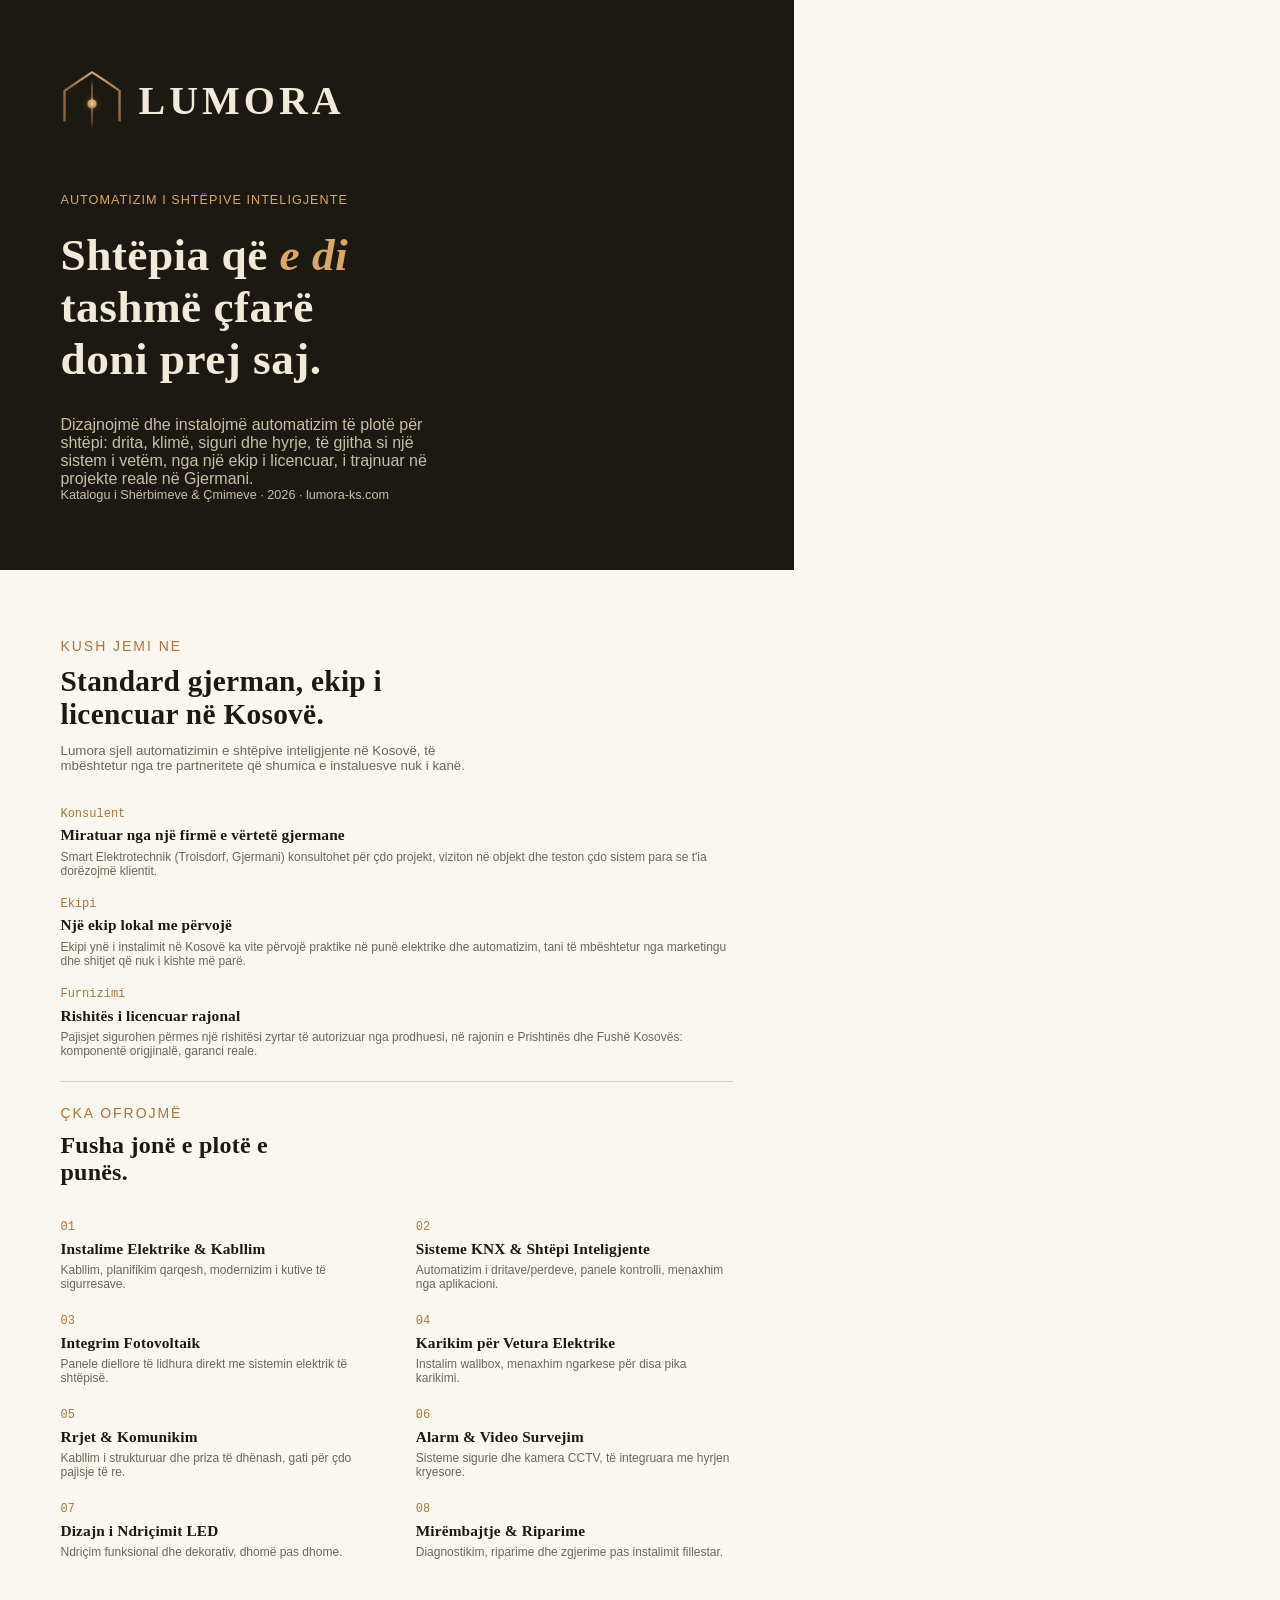
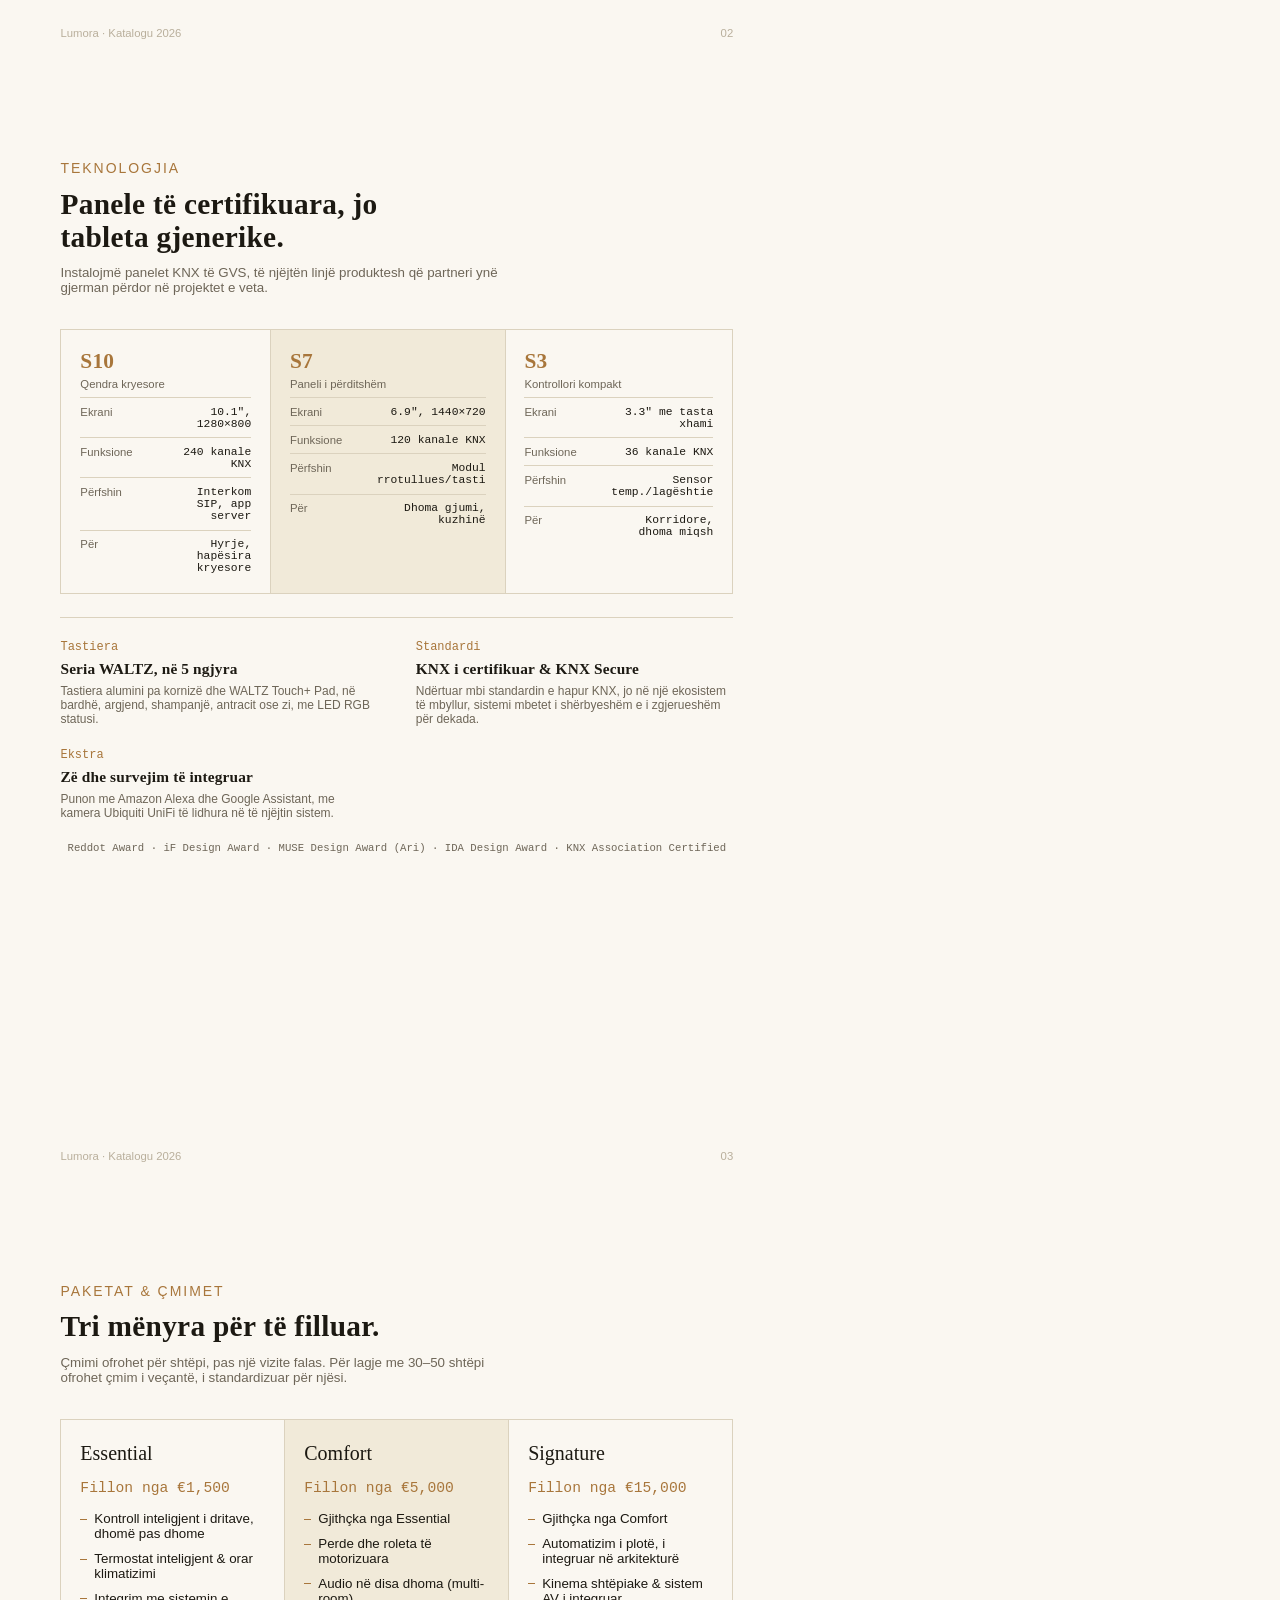
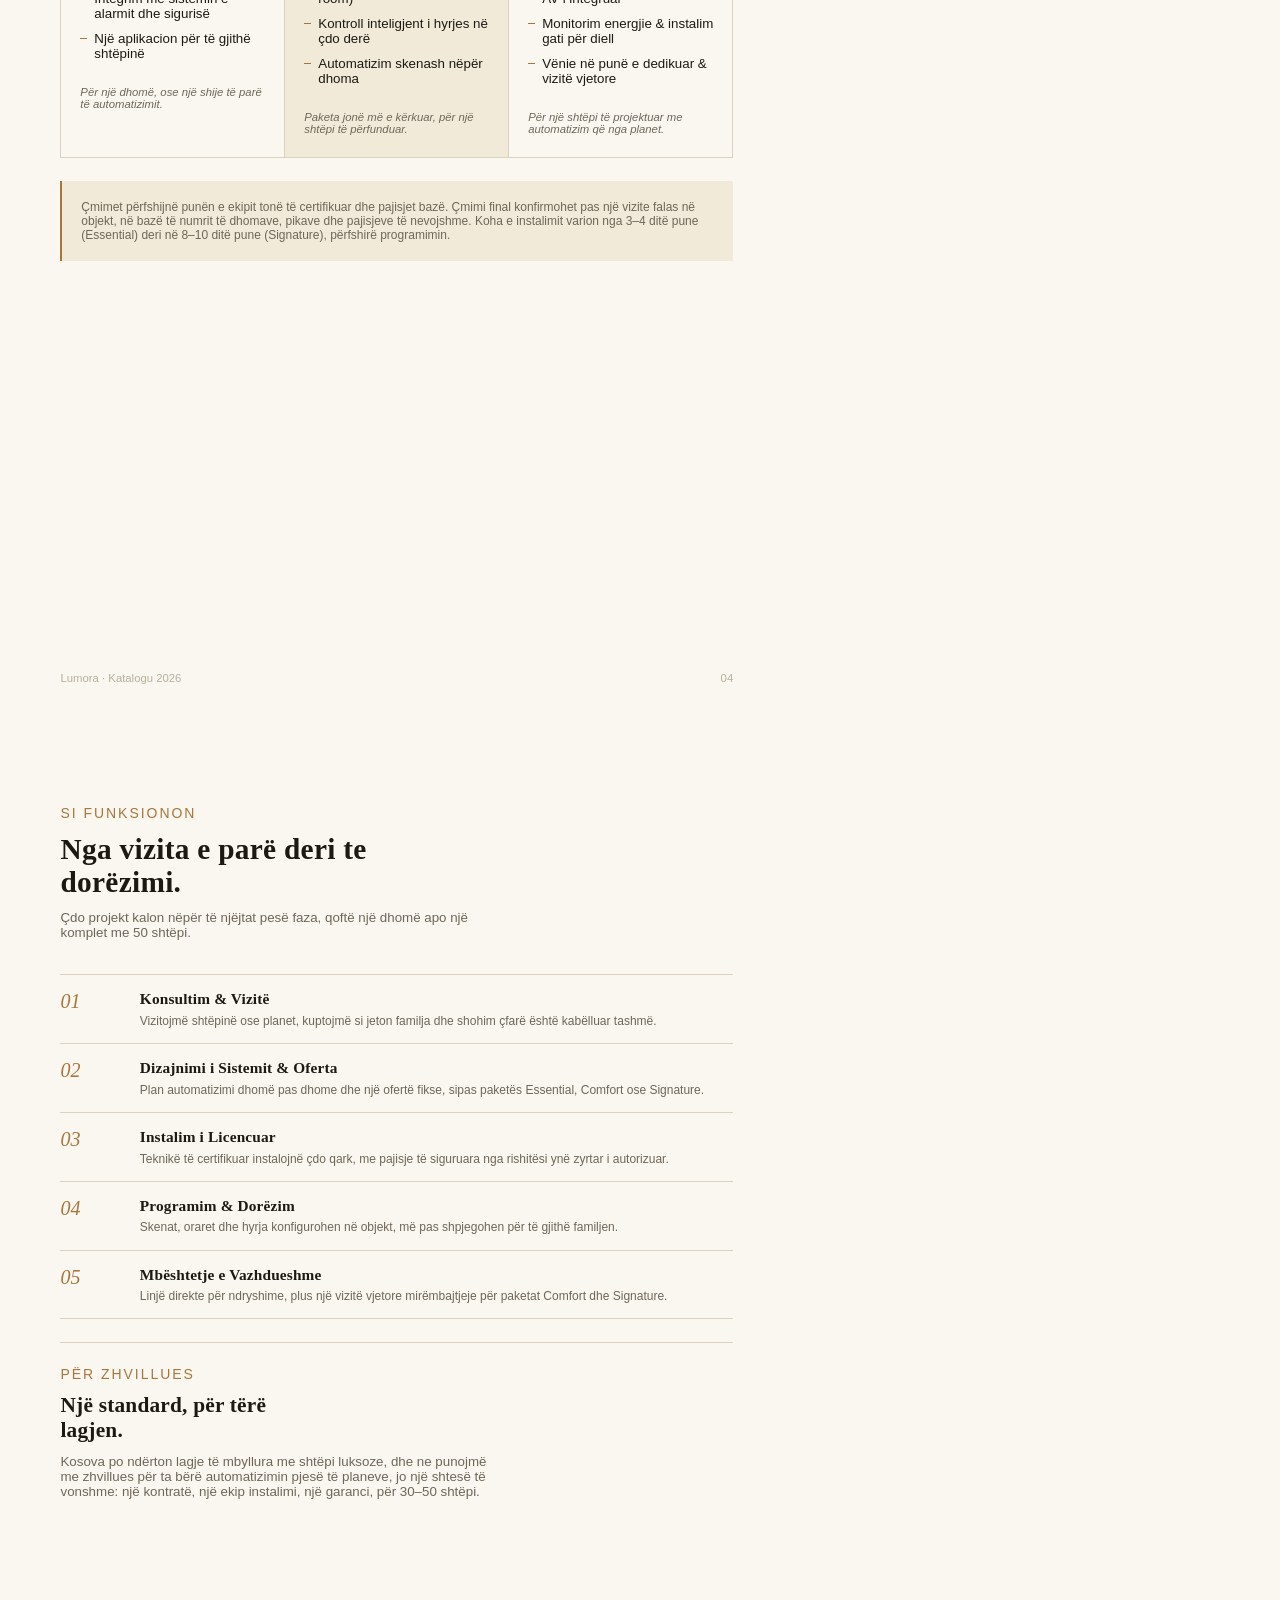
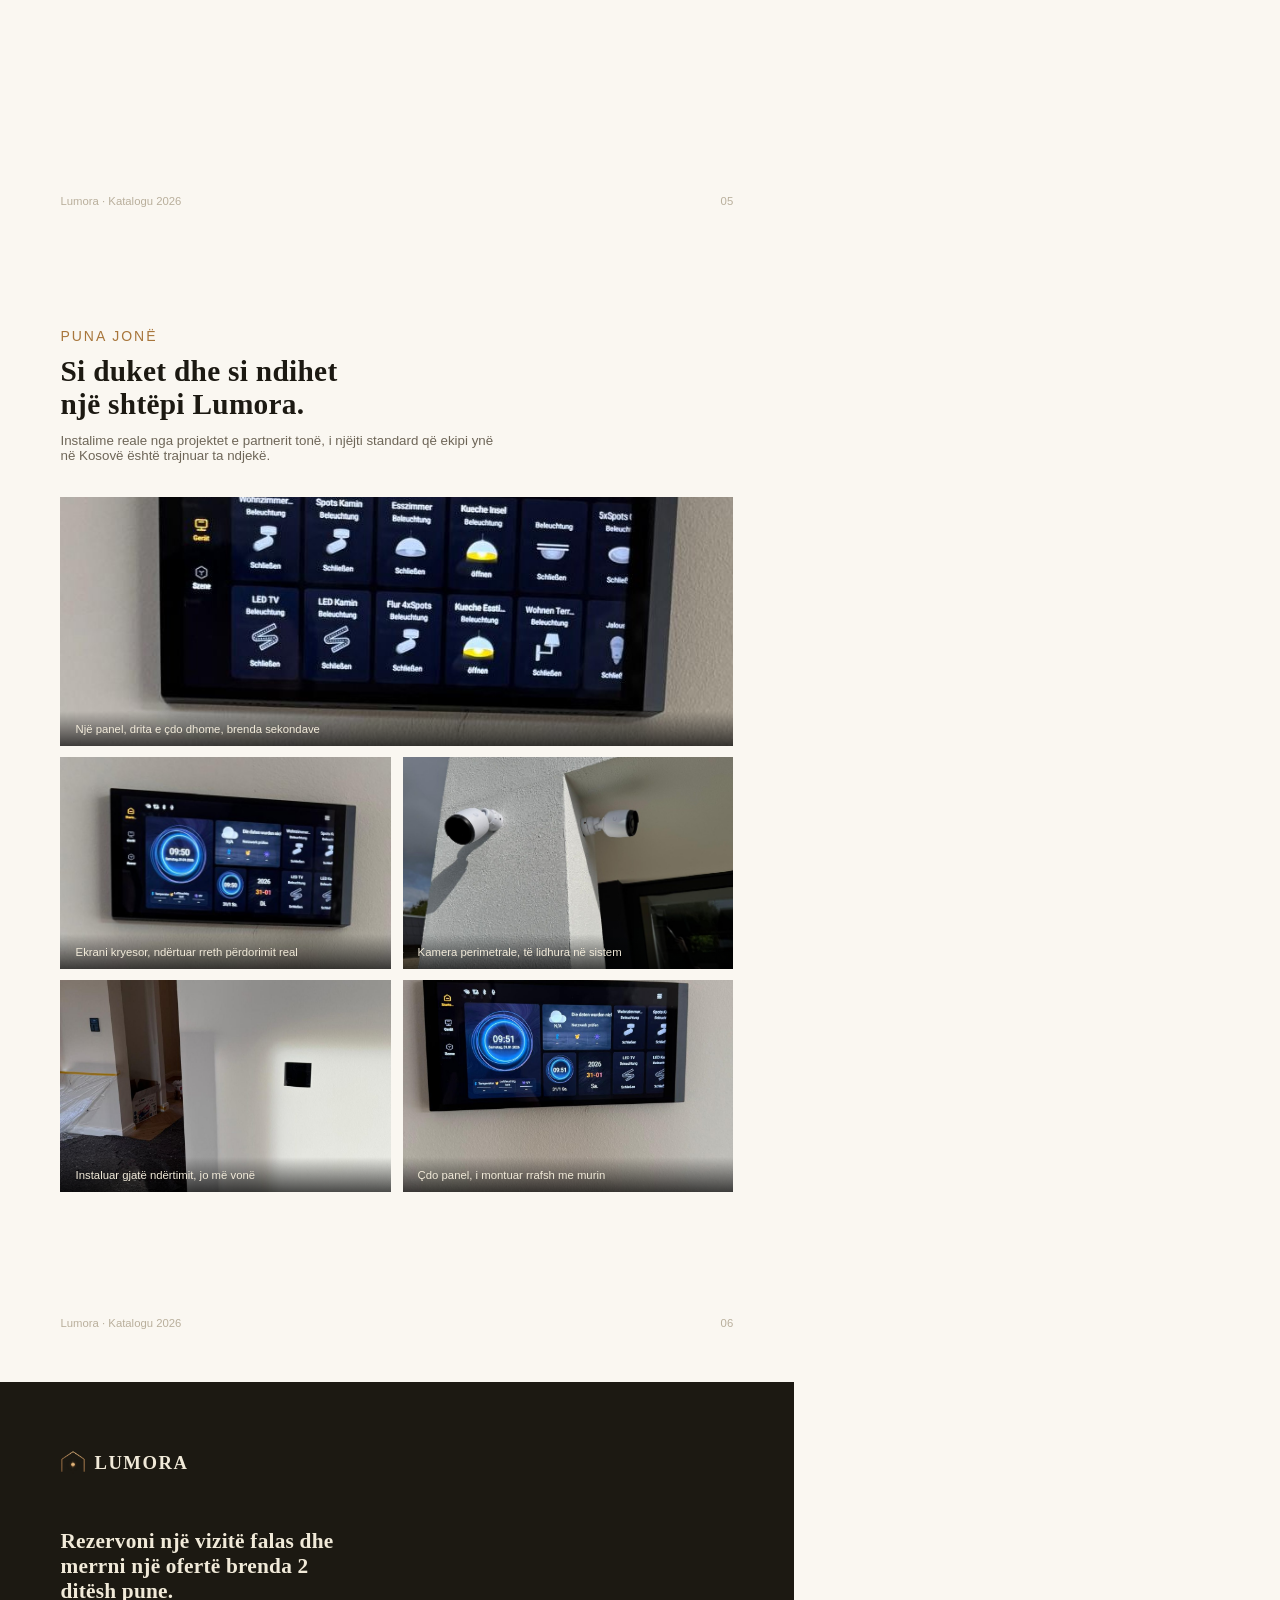
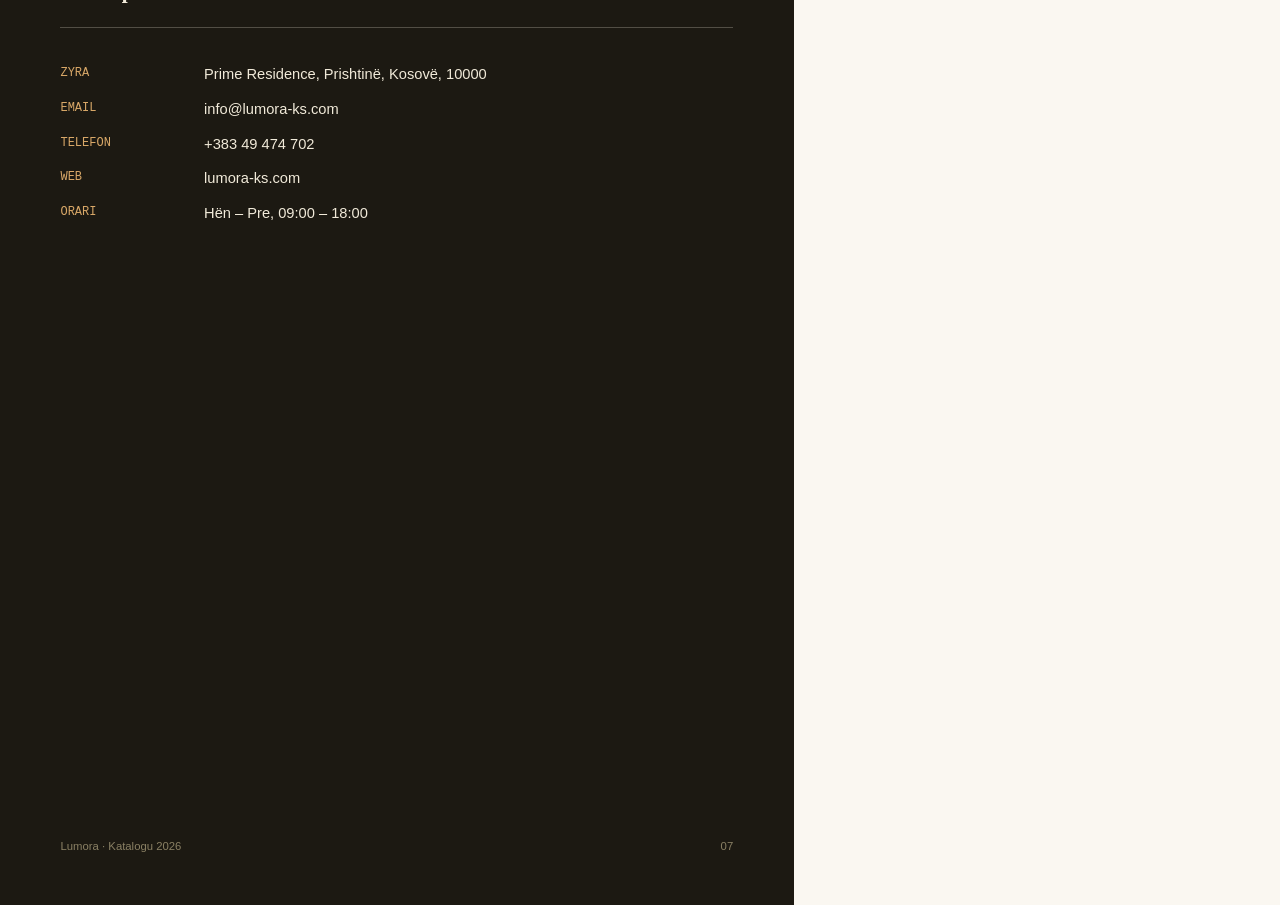
<file: catalog.html>
<!doctype html>
<html lang="sq">
<head>
<meta charset="UTF-8">
<title>Lumora Katalogu</title>
<style>
  @page { size: A4; margin: 0; }
  *{ box-sizing:border-box; }
  html,body{ margin:0; padding:0; }
  body{
    font-family: 'Georgia', 'Times New Roman', serif;
    color:#1C1912;
    background:#FAF7F1;
  }
  .page{
    width:210mm;
    height:297mm;
    padding:18mm 16mm;
    position:relative;
    page-break-after:always;
    overflow:hidden;
    background:#FAF7F1;
  }
  .page:last-child{ page-break-after:auto; }
  .page.dark{ background:#1C1912; color:#F1EAD9; }
  h1,h2,h3{ font-family:'Georgia', serif; font-weight:700; margin:0; letter-spacing:0.01em; }
  p{ margin:0; font-family: Helvetica, Arial, sans-serif; }
  .sans{ font-family: Helvetica, Arial, sans-serif; }
  .mono{ font-family:'Courier New', monospace; }
  .brass{ color:#A8763B; }
  .stone{ color:#6E6658; }
  .stone-light{ color:#B9AF9C; }
  .eyebrow{ font-family: Helvetica, Arial, sans-serif; font-size:10.5pt; letter-spacing:0.14em; text-transform:uppercase; color:#A8763B; }
  .rule{ height:1px; background:#DBD2BE; margin:6mm 0; }
  .rule.dark-rule{ background:rgba(241,234,217,0.25); }
  .footer-tag{ position:absolute; bottom:14mm; left:16mm; right:16mm; display:flex; justify-content:space-between; font-family:Helvetica,Arial,sans-serif; font-size:8.5pt; color:#B9AF9C; }
  .logo-row{ display:flex; align-items:center; gap:8px; }
  .logo-row img{ width:26px; height:26px; }
  .logo-word{ font-size:14pt; font-weight:700; letter-spacing:0.08em; }

  /* cover */
  .cover{ display:flex; flex-direction:column; justify-content:space-between; height:100%; }
  .cover .cover-logo{ display:flex; align-items:center; gap:14px; }
  .cover .cover-logo img{ width:64px; height:64px; }
  .cover .cover-word{ font-size:30pt; font-weight:700; letter-spacing:0.1em; color:#F1EAD9; }
  .cover .headline{ font-size:34pt; line-height:1.15; max-width:15ch; color:#F1EAD9; }
  .cover .headline em{ font-style:italic; color:#D9A868; }
  .cover .sub{ font-size:12pt; color:#C9BFA9; max-width:42ch; margin-top:8mm; font-family:Helvetica,Arial,sans-serif; }
  .cover .tagbox{ font-family:Helvetica,Arial,sans-serif; font-size:9.5pt; letter-spacing:0.08em; text-transform:uppercase; color:#D9A868; }

  /* section header block */
  .sec-head{ margin-bottom:9mm; }
  .sec-head h2{ font-size:22pt; margin-top:3mm; max-width:22ch; }
  .sec-head .side{ font-family:Helvetica,Arial,sans-serif; font-size:10pt; color:#6E6658; max-width:60ch; margin-top:3mm; }

  ul.plain{ list-style:none; margin:0; padding:0; }
  ul.plain li{ font-family:Helvetica,Arial,sans-serif; font-size:10pt; padding-left:14px; position:relative; margin-bottom:2.6mm; }
  ul.plain li::before{ content:""; position:absolute; left:0; top:0.55em; width:7px; height:1px; background:#A8763B; }

  /* capability grid */
  .cap-grid{ display:grid; grid-template-columns:repeat(2,1fr); gap:6mm 10mm; margin-top:4mm; }
  .cap-item .k{ font-family:'Courier New',monospace; font-size:9pt; color:#A8763B; }
  .cap-item h3{ font-size:11.5pt; margin-top:1.5mm; }
  .cap-item p{ font-size:9pt; color:#6E6658; margin-top:1.5mm; }

  /* tech table */
  .panel-table{ display:grid; grid-template-columns:repeat(3,1fr); gap:1px; background:#DBD2BE; border:1px solid #DBD2BE; margin-top:5mm; }
  .panel-cell{ background:#FAF7F1; padding:5mm; }
  .panel-cell.featured{ background:#F1EAD9; }
  .panel-cell h3{ font-size:16pt; color:#A8763B; }
  .panel-cell .ptag{ font-family:Helvetica,Arial,sans-serif; font-size:8.5pt; color:#6E6658; margin-top:1mm; }
  .spec-row{ display:grid; grid-template-columns:20mm 1fr; gap:3mm; font-family:Helvetica,Arial,sans-serif; font-size:8.5pt; padding-top:2mm; margin-top:2mm; border-top:1px solid #DBD2BE; }
  .spec-row span:first-child{ color:#6E6658; }
  .spec-row span:last-child{ text-align:right; }
  .awards-line{ text-align:center; font-family:'Courier New',monospace; font-size:8pt; color:#6E6658; margin-top:6mm; }

  /* pricing */
  .tiers{ display:grid; grid-template-columns:repeat(3,1fr); gap:1px; background:#DBD2BE; border:1px solid #DBD2BE; margin-top:6mm; }
  .tier{ background:#FAF7F1; padding:6mm 5mm; display:flex; flex-direction:column; gap:4mm; }
  .tier.featured{ background:#F1EAD9; }
  .tier .tname{ font-size:15pt; }
  .tier .tprice{ font-family:'Courier New',monospace; color:#A8763B; font-size:11pt; }
  .tier .tfor{ font-family:Helvetica,Arial,sans-serif; font-size:8.5pt; color:#6E6658; font-style:italic; }
  .note-box{ margin-top:6mm; font-family:Helvetica,Arial,sans-serif; font-size:9pt; color:#6E6658; background:#F1EAD9; padding:5mm; border-left:2px solid #A8763B; }

  /* process */
  .steps{ margin-top:5mm; }
  .step{ display:grid; grid-template-columns:16mm 1fr; gap:5mm; padding:4mm 0; border-top:1px solid #DBD2BE; }
  .step:last-child{ border-bottom:1px solid #DBD2BE; }
  .step .snum{ font-size:15pt; font-style:italic; color:#A8763B; }
  .step h3{ font-size:11.5pt; }
  .step p{ font-size:9pt; color:#6E6658; margin-top:1.5mm; }

  /* gallery */
  .gal-grid{ display:grid; grid-template-columns:1fr 1fr; grid-template-rows:66mm 56mm 56mm; gap:3mm; margin-top:5mm; }
  .gal-item{ position:relative; overflow:hidden; }
  .gal-item.span2{ grid-column:span 2; }
  .gal-item img{ width:100%; height:100%; object-fit:cover; display:block; }
  .gal-cap{ position:absolute; left:0; right:0; bottom:0; padding:3mm 4mm; background:linear-gradient(0deg, rgba(0,0,0,0.68), transparent); color:#F1EAD9; font-family:Helvetica,Arial,sans-serif; font-size:8.5pt; }

  /* contact page */
  .contact-grid{ display:flex; flex-direction:column; gap:5mm; margin-top:10mm; }
  .contact-row{ display:flex; gap:6mm; font-family:Helvetica,Arial,sans-serif; font-size:11pt; }
  .contact-row .k{ font-family:'Courier New',monospace; font-size:9pt; color:#D9A868; text-transform:uppercase; min-width:32mm; }
  .cta{ margin-top:14mm; font-size:16pt; color:#F1EAD9; max-width:26ch; }
</style>
</head>
<body>

  <!-- COVER -->
  <div class="page dark cover">
    <div>
      <div class="cover-logo">
        <img src="images/lumora-icon.png" alt="">
        <div class="cover-word">LUMORA</div>
      </div>
      <div class="tagbox" style="margin-top:16mm;">Automatizim i Shtëpive Inteligjente</div>
      <h1 class="headline" style="margin-top:6mm;">Shtëpia që <em>e di</em> tashmë çfarë doni prej saj.</h1>
      <p class="sub">Dizajnojmë dhe instalojmë automatizim të plotë për shtëpi: drita, klimë, siguri dhe hyrje, të gjitha si një sistem i vetëm, nga një ekip i licencuar, i trajnuar në projekte reale në Gjermani.</p>
    </div>
    <div class="sans" style="font-size:9.5pt; color:#C9BFA9;">Katalogu i Shërbimeve &amp; Çmimeve &middot; 2026 &middot; lumora-ks.com</div>
  </div>

  <!-- KUSH JEMI NE -->
  <div class="page">
    <div class="sec-head">
      <p class="eyebrow">Kush jemi ne</p>
      <h2>Standard gjerman, ekip i licencuar në Kosovë.</h2>
      <p class="side">Lumora sjell automatizimin e shtëpive inteligjente në Kosovë, të mbështetur nga tre partneritete që shumica e instaluesve nuk i kanë.</p>
    </div>
    <div class="cap-grid" style="grid-template-columns:1fr; gap:5mm;">
      <div class="cap-item">
        <div class="k">Konsulent</div>
        <h3>Miratuar nga një firmë e vërtetë gjermane</h3>
        <p>Smart Elektrotechnik (Troisdorf, Gjermani) konsultohet për çdo projekt, viziton në objekt dhe teston çdo sistem para se t'ia dorëzojmë klientit.</p>
      </div>
      <div class="cap-item">
        <div class="k">Ekipi</div>
        <h3>Një ekip lokal me përvojë</h3>
        <p>Ekipi ynë i instalimit në Kosovë ka vite përvojë praktike në punë elektrike dhe automatizim, tani të mbështetur nga marketingu dhe shitjet që nuk i kishte më parë.</p>
      </div>
      <div class="cap-item">
        <div class="k">Furnizimi</div>
        <h3>Rishitës i licencuar rajonal</h3>
        <p>Pajisjet sigurohen përmes një rishitësi zyrtar të autorizuar nga prodhuesi, në rajonin e Prishtinës dhe Fushë Kosovës: komponentë origjinalë, garanci reale.</p>
      </div>
    </div>
    <div class="rule"></div>
    <div class="sec-head">
      <p class="eyebrow">Çka ofrojmë</p>
      <h2 style="font-size:18pt;">Fusha jonë e plotë e punës.</h2>
    </div>
    <div class="cap-grid">
      <div class="cap-item"><div class="k">01</div><h3>Instalime Elektrike &amp; Kabllim</h3><p>Kabllim, planifikim qarqesh, modernizim i kutive të sigurresave.</p></div>
      <div class="cap-item"><div class="k">02</div><h3>Sisteme KNX &amp; Shtëpi Inteligjente</h3><p>Automatizim i dritave/perdeve, panele kontrolli, menaxhim nga aplikacioni.</p></div>
      <div class="cap-item"><div class="k">03</div><h3>Integrim Fotovoltaik</h3><p>Panele diellore të lidhura direkt me sistemin elektrik të shtëpisë.</p></div>
      <div class="cap-item"><div class="k">04</div><h3>Karikim për Vetura Elektrike</h3><p>Instalim wallbox, menaxhim ngarkese për disa pika karikimi.</p></div>
      <div class="cap-item"><div class="k">05</div><h3>Rrjet &amp; Komunikim</h3><p>Kabllim i strukturuar dhe priza të dhënash, gati për çdo pajisje të re.</p></div>
      <div class="cap-item"><div class="k">06</div><h3>Alarm &amp; Video Survejim</h3><p>Sisteme sigurie dhe kamera CCTV, të integruara me hyrjen kryesore.</p></div>
      <div class="cap-item"><div class="k">07</div><h3>Dizajn i Ndriçimit LED</h3><p>Ndriçim funksional dhe dekorativ, dhomë pas dhome.</p></div>
      <div class="cap-item"><div class="k">08</div><h3>Mirëmbajtje &amp; Riparime</h3><p>Diagnostikim, riparime dhe zgjerime pas instalimit fillestar.</p></div>
    </div>
    <div class="footer-tag"><span>Lumora &middot; Katalogu 2026</span><span>02</span></div>
  </div>

  <!-- TEKNOLOGJIA -->
  <div class="page">
    <div class="sec-head">
      <p class="eyebrow">Teknologjia</p>
      <h2>Panele të certifikuara, jo tableta gjenerike.</h2>
      <p class="side">Instalojmë panelet KNX të GVS, të njëjtën linjë produktesh që partneri ynë gjerman përdor në projektet e veta.</p>
    </div>
    <div class="panel-table">
      <div class="panel-cell">
        <h3>S10</h3>
        <p class="ptag">Qendra kryesore</p>
        <div class="spec-row"><span>Ekrani</span><span class="mono">10.1", 1280&times;800</span></div>
        <div class="spec-row"><span>Funksione</span><span class="mono">240 kanale KNX</span></div>
        <div class="spec-row"><span>Përfshin</span><span class="mono">Interkom SIP, app server</span></div>
        <div class="spec-row"><span>Për</span><span class="mono">Hyrje, hapësira kryesore</span></div>
      </div>
      <div class="panel-cell featured">
        <h3>S7</h3>
        <p class="ptag">Paneli i përditshëm</p>
        <div class="spec-row"><span>Ekrani</span><span class="mono">6.9", 1440&times;720</span></div>
        <div class="spec-row"><span>Funksione</span><span class="mono">120 kanale KNX</span></div>
        <div class="spec-row"><span>Përfshin</span><span class="mono">Modul rrotullues/tasti</span></div>
        <div class="spec-row"><span>Për</span><span class="mono">Dhoma gjumi, kuzhinë</span></div>
      </div>
      <div class="panel-cell">
        <h3>S3</h3>
        <p class="ptag">Kontrollori kompakt</p>
        <div class="spec-row"><span>Ekrani</span><span class="mono">3.3" me tasta xhami</span></div>
        <div class="spec-row"><span>Funksione</span><span class="mono">36 kanale KNX</span></div>
        <div class="spec-row"><span>Përfshin</span><span class="mono">Sensor temp./lagështie</span></div>
        <div class="spec-row"><span>Për</span><span class="mono">Korridore, dhoma miqsh</span></div>
      </div>
    </div>
    <div class="rule"></div>
    <div class="cap-grid">
      <div class="cap-item">
        <div class="k">Tastiera</div>
        <h3>Seria WALTZ, në 5 ngjyra</h3>
        <p>Tastiera alumini pa kornizë dhe WALTZ Touch+ Pad, në bardhë, argjend, shampanjë, antracit ose zi, me LED RGB statusi.</p>
      </div>
      <div class="cap-item">
        <div class="k">Standardi</div>
        <h3>KNX i certifikuar &amp; KNX Secure</h3>
        <p>Ndërtuar mbi standardin e hapur KNX, jo në një ekosistem të mbyllur, sistemi mbetet i shërbyeshëm e i zgjerueshëm për dekada.</p>
      </div>
      <div class="cap-item">
        <div class="k">Ekstra</div>
        <h3>Zë dhe survejim të integruar</h3>
        <p>Punon me Amazon Alexa dhe Google Assistant, me kamera Ubiquiti UniFi të lidhura në të njëjtin sistem.</p>
      </div>
    </div>
    <p class="awards-line">Reddot Award &middot; iF Design Award &middot; MUSE Design Award (Ari) &middot; IDA Design Award &middot; KNX Association Certified</p>
    <div class="footer-tag"><span>Lumora &middot; Katalogu 2026</span><span>03</span></div>
  </div>

  <!-- PAKETAT & CMIMET -->
  <div class="page">
    <div class="sec-head">
      <p class="eyebrow">Paketat &amp; Çmimet</p>
      <h2>Tri mënyra për të filluar.</h2>
      <p class="side">Çmimi ofrohet për shtëpi, pas një vizite falas. Për lagje me 30&ndash;50 shtëpi ofrohet çmim i veçantë, i standardizuar për njësi.</p>
    </div>
    <div class="tiers">
      <div class="tier">
        <div class="tname">Essential</div>
        <div class="tprice">Fillon nga &euro;1,500</div>
        <ul class="plain">
          <li>Kontroll inteligjent i dritave, dhomë pas dhome</li>
          <li>Termostat inteligjent &amp; orar klimatizimi</li>
          <li>Integrim me sistemin e alarmit dhe sigurisë</li>
          <li>Një aplikacion për të gjithë shtëpinë</li>
        </ul>
        <p class="tfor">Për një dhomë, ose një shije të parë të automatizimit.</p>
      </div>
      <div class="tier featured">
        <div class="tname">Comfort</div>
        <div class="tprice">Fillon nga &euro;5,000</div>
        <ul class="plain">
          <li>Gjithçka nga Essential</li>
          <li>Perde dhe roleta të motorizuara</li>
          <li>Audio në disa dhoma (multi-room)</li>
          <li>Kontroll inteligjent i hyrjes në çdo derë</li>
          <li>Automatizim skenash nëpër dhoma</li>
        </ul>
        <p class="tfor">Paketa jonë më e kërkuar, për një shtëpi të përfunduar.</p>
      </div>
      <div class="tier">
        <div class="tname">Signature</div>
        <div class="tprice">Fillon nga &euro;15,000</div>
        <ul class="plain">
          <li>Gjithçka nga Comfort</li>
          <li>Automatizim i plotë, i integruar në arkitekturë</li>
          <li>Kinema shtëpiake &amp; sistem AV i integruar</li>
          <li>Monitorim energjie &amp; instalim gati për diell</li>
          <li>Vënie në punë e dedikuar &amp; vizitë vjetore</li>
        </ul>
        <p class="tfor">Për një shtëpi të projektuar me automatizim që nga planet.</p>
      </div>
    </div>
    <div class="note-box">
      Çmimet përfshijnë punën e ekipit tonë të certifikuar dhe pajisjet bazë. Çmimi final konfirmohet pas një vizite falas në objekt, në bazë të numrit të dhomave, pikave dhe pajisjeve të nevojshme. Koha e instalimit varion nga 3&ndash;4 ditë pune (Essential) deri në 8&ndash;10 ditë pune (Signature), përfshirë programimin.
    </div>
    <div class="footer-tag"><span>Lumora &middot; Katalogu 2026</span><span>04</span></div>
  </div>

  <!-- SI FUNKSIONON -->
  <div class="page">
    <div class="sec-head">
      <p class="eyebrow">Si funksionon</p>
      <h2>Nga vizita e parë deri te dorëzimi.</h2>
      <p class="side">Çdo projekt kalon nëpër të njëjtat pesë faza, qoftë një dhomë apo një komplet me 50 shtëpi.</p>
    </div>
    <div class="steps">
      <div class="step"><div class="snum">01</div><div><h3>Konsultim &amp; Vizitë</h3><p>Vizitojmë shtëpinë ose planet, kuptojmë si jeton familja dhe shohim çfarë është kabëlluar tashmë.</p></div></div>
      <div class="step"><div class="snum">02</div><div><h3>Dizajnimi i Sistemit &amp; Oferta</h3><p>Plan automatizimi dhomë pas dhome dhe një ofertë fikse, sipas paketës Essential, Comfort ose Signature.</p></div></div>
      <div class="step"><div class="snum">03</div><div><h3>Instalim i Licencuar</h3><p>Teknikë të certifikuar instalojnë çdo qark, me pajisje të siguruara nga rishitësi ynë zyrtar i autorizuar.</p></div></div>
      <div class="step"><div class="snum">04</div><div><h3>Programim &amp; Dorëzim</h3><p>Skenat, oraret dhe hyrja konfigurohen në objekt, më pas shpjegohen për të gjithë familjen.</p></div></div>
      <div class="step"><div class="snum">05</div><div><h3>Mbështetje e Vazhdueshme</h3><p>Linjë direkte për ndryshime, plus një vizitë vjetore mirëmbajtjeje për paketat Comfort dhe Signature.</p></div></div>
    </div>
    <div class="rule"></div>
    <div class="sec-head">
      <p class="eyebrow">Për zhvillues</p>
      <h2 style="font-size:16pt;">Një standard, për tërë lagjen.</h2>
      <p class="side">Kosova po ndërton lagje të mbyllura me shtëpi luksoze, dhe ne punojmë me zhvillues për ta bërë automatizimin pjesë të planeve, jo një shtesë të vonshme: një kontratë, një ekip instalimi, një garanci, për 30&ndash;50 shtëpi.</p>
    </div>
    <div class="footer-tag"><span>Lumora &middot; Katalogu 2026</span><span>05</span></div>
  </div>

  <!-- GALERIA -->
  <div class="page">
    <div class="sec-head">
      <p class="eyebrow">Puna jonë</p>
      <h2>Si duket dhe si ndihet një shtëpi Lumora.</h2>
      <p class="side">Instalime reale nga projektet e partnerit tonë, i njëjti standard që ekipi ynë në Kosovë është trajnuar ta ndjekë.</p>
    </div>
    <div class="gal-grid">
      <div class="gal-item span2">
        <img src="images/gallery/panel-lighting.jpg" alt="">
        <div class="gal-cap">Një panel, drita e çdo dhome, brenda sekondave</div>
      </div>
      <div class="gal-item">
        <img src="images/gallery/panel-home.jpg" alt="">
        <div class="gal-cap">Ekrani kryesor, ndërtuar rreth përdorimit real</div>
      </div>
      <div class="gal-item">
        <img src="images/gallery/camera-corner-1.jpg" alt="">
        <div class="gal-cap">Kamera perimetrale, të lidhura në sistem</div>
      </div>
      <div class="gal-item">
        <img src="images/gallery/install-progress-1.jpg" alt="">
        <div class="gal-cap">Instaluar gjatë ndërtimit, jo më vonë</div>
      </div>
      <div class="gal-item">
        <img src="images/gallery/panel-hallway.jpg" alt="">
        <div class="gal-cap">Çdo panel, i montuar rrafsh me murin</div>
      </div>
    </div>
    <div class="footer-tag"><span>Lumora &middot; Katalogu 2026</span><span>06</span></div>
  </div>

  <!-- KONTAKT -->
  <div class="page dark">
    <div class="logo-row">
      <img src="images/lumora-icon.png" alt="">
      <div class="logo-word">LUMORA</div>
    </div>
    <h2 class="cta">Rezervoni një vizitë falas dhe merrni një ofertë brenda 2 ditësh pune.</h2>
    <div class="rule dark-rule"></div>
    <div class="contact-grid">
      <div class="contact-row"><span class="k">Zyra</span><span>Prime Residence, Prishtinë, Kosovë, 10000</span></div>
      <div class="contact-row"><span class="k">Email</span><span>info@lumora-ks.com</span></div>
      <div class="contact-row"><span class="k">Telefon</span><span>+383 49 474 702</span></div>
      <div class="contact-row"><span class="k">Web</span><span>lumora-ks.com</span></div>
      <div class="contact-row"><span class="k">Orari</span><span>Hën &ndash; Pre, 09:00 &ndash; 18:00</span></div>
    </div>
    <div class="footer-tag" style="color:#8A8064;"><span>Lumora &middot; Katalogu 2026</span><span>07</span></div>
  </div>

</body>
</html>
</file>
